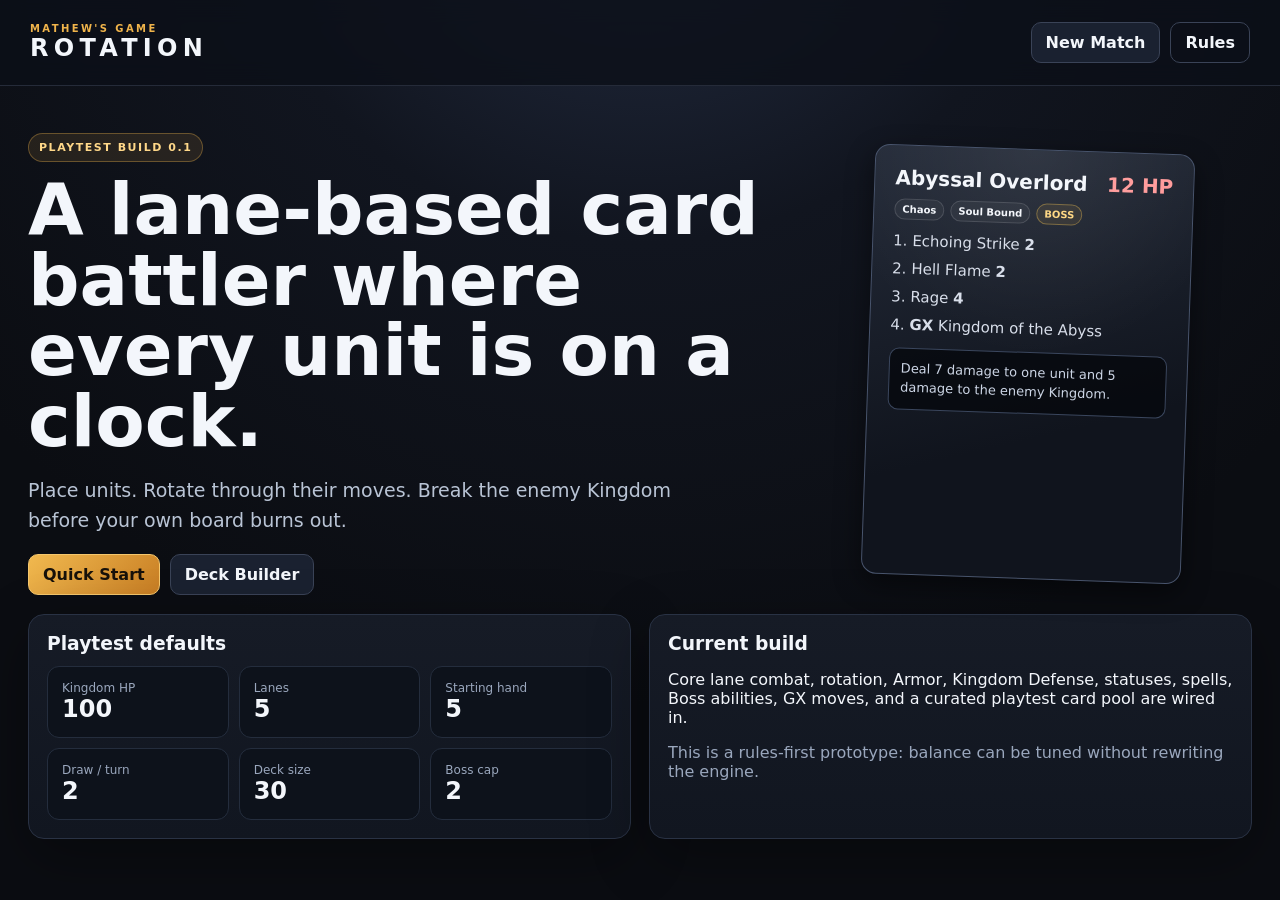
<file: rotation_game_v0.1/rotation_game/index.html>
<!doctype html>
<html lang="en">
<head>
  <meta charset="utf-8" />
  <meta name="viewport" content="width=device-width,initial-scale=1" />
  <title>ROTATION — Playtest Build</title>
  <link rel="stylesheet" href="styles.css" />
</head>
<body>
  <div id="app">
    <header class="topbar">
      <div>
        <div class="eyebrow">MATHEW'S GAME</div>
        <h1>ROTATION</h1>
      </div>
      <div class="top-actions">
        <button id="newGameBtn" class="btn">New Match</button>
        <button id="rulesBtn" class="btn ghost">Rules</button>
      </div>
    </header>

    <main>
      <section id="setupScreen" class="screen active">
        <div class="hero-panel">
          <div class="hero-copy">
            <div class="badge">PLAYTEST BUILD 0.1</div>
            <h2>A lane-based card battler where every unit is on a clock.</h2>
            <p>Place units. Rotate through their moves. Break the enemy Kingdom before your own board burns out.</p>
            <div class="hero-actions">
              <button id="quickStartBtn" class="btn primary">Quick Start</button>
              <button id="deckBuilderBtn" class="btn">Deck Builder</button>
            </div>
          </div>
          <div class="hero-card-demo">
            <div class="card big demo-card">
              <div class="card-top"><span>Abyssal Overlord</span><span class="hp">12 HP</span></div>
              <div class="type-row"><span class="type chaos">Chaos</span><span class="type soul">Soul Bound</span><span class="boss-tag">BOSS</span></div>
              <div class="move-list">
                <div>1. Echoing Strike <b>2</b></div>
                <div>2. Hell Flame <b>2</b></div>
                <div>3. Rage <b>4</b></div>
                <div>4. <b>GX</b> Kingdom of the Abyss</div>
              </div>
              <div class="gx-box">Deal 7 damage to one unit and 5 damage to the enemy Kingdom.</div>
            </div>
          </div>
        </div>

        <div class="setup-grid">
          <div class="panel">
            <h3>Playtest defaults</h3>
            <div class="stat-grid">
              <div><span>Kingdom HP</span><b>100</b></div>
              <div><span>Lanes</span><b>5</b></div>
              <div><span>Starting hand</span><b>5</b></div>
              <div><span>Draw / turn</span><b>2</b></div>
              <div><span>Deck size</span><b>30</b></div>
              <div><span>Boss cap</span><b>2</b></div>
            </div>
          </div>
          <div class="panel">
            <h3>Current build</h3>
            <p>Core lane combat, rotation, Armor, Kingdom Defense, statuses, spells, Boss abilities, GX moves, and a curated playtest card pool are wired in.</p>
            <p class="muted">This is a rules-first prototype: balance can be tuned without rewriting the engine.</p>
          </div>
        </div>
      </section>

      <section id="gameScreen" class="screen">
        <div class="game-toolbar">
          <div class="turn-pill">Turn <span id="turnNumber">1</span> · <span id="activePlayerLabel">Player 1</span> · <span id="phaseLabel">Placing</span></div>
          <div class="toolbar-actions">
            <button id="endPlacementBtn" class="btn primary">End Placement</button>
            <button id="passTurnBtn" class="btn ghost">Pass</button>
          </div>
        </div>

        <section class="kingdom enemy" id="p2Kingdom">
          <div class="kingdom-name">PLAYER 2 KINGDOM</div>
          <div class="kingdom-meter"><div class="kingdom-fill" id="p2KingdomFill"></div></div>
          <div class="kingdom-stats"><span><b id="p2Hp">100</b> HP</span><span><b id="p2KDef">0</b> DEF</span><span><b id="p2Deck">30</b> deck</span><span><b id="p2Discard">0</b> discard</span></div>
        </section>

        <section class="board-wrap">
          <div class="lane-labels"><span>1</span><span>2</span><span>3</span><span>4</span><span>5</span></div>
          <div class="board-row enemy-row" id="p2Board"></div>
          <div class="centerline"><span>ATTACK LINE</span></div>
          <div class="board-row" id="p1Board"></div>
          <div class="lane-labels bottom"><span>1</span><span>2</span><span>3</span><span>4</span><span>5</span></div>
        </section>

        <section class="kingdom" id="p1Kingdom">
          <div class="kingdom-name">PLAYER 1 KINGDOM</div>
          <div class="kingdom-meter"><div class="kingdom-fill" id="p1KingdomFill"></div></div>
          <div class="kingdom-stats"><span><b id="p1Hp">100</b> HP</span><span><b id="p1KDef">0</b> DEF</span><span><b id="p1Deck">30</b> deck</span><span><b id="p1Discard">0</b> discard</span></div>
        </section>

        <section class="hand-panel">
          <div class="hand-head"><h3 id="handTitle">Player 1 Hand</h3><span class="muted">Click a card, then click a lane or valid target.</span></div>
          <div id="hand" class="hand"></div>
        </section>

        <section class="log-panel panel">
          <div class="log-head"><h3>Combat Log</h3><button id="clearLogBtn" class="btn ghost tiny">Clear</button></div>
          <div id="combatLog" class="combat-log"></div>
        </section>
      </section>

      <section id="deckScreen" class="screen">
        <div class="deck-head">
          <div><div class="eyebrow">BUILD</div><h2>Deck Builder</h2><p class="muted">30 cards · 2 copies normal · 1 copy per Boss · max 2 Bosses · max 8 Spells · min 20 Units</p></div>
          <div class="deck-actions"><button id="autoDeckBtn" class="btn">Auto-build</button><button id="saveDeckBtn" class="btn primary">Use Deck</button><button id="backSetupBtn" class="btn ghost">Back</button></div>
        </div>
        <div class="deck-layout">
          <aside class="panel deck-summary">
            <h3>Selected</h3>
            <div id="deckCount">0 / 30</div>
            <div id="deckBreakdown" class="muted"></div>
            <div id="selectedDeck" class="selected-deck"></div>
          </aside>
          <div>
            <div class="filters panel">
              <input id="searchCards" placeholder="Search cards..." />
              <select id="typeFilter"><option value="">All types</option></select>
              <select id="kindFilter"><option value="">All cards</option><option value="Unit">Units</option><option value="Boss">Bosses</option><option value="Spell">Spells</option></select>
            </div>
            <div id="cardLibrary" class="library"></div>
          </div>
        </div>
      </section>
    </main>
  </div>

  <div id="modal" class="modal hidden"><div class="modal-card"><button id="modalClose" class="modal-close">×</button><div id="modalBody"></div></div></div>
  <script src="cards.js"></script>
  <script src="app.js"></script>
</body>
</html>
</file>
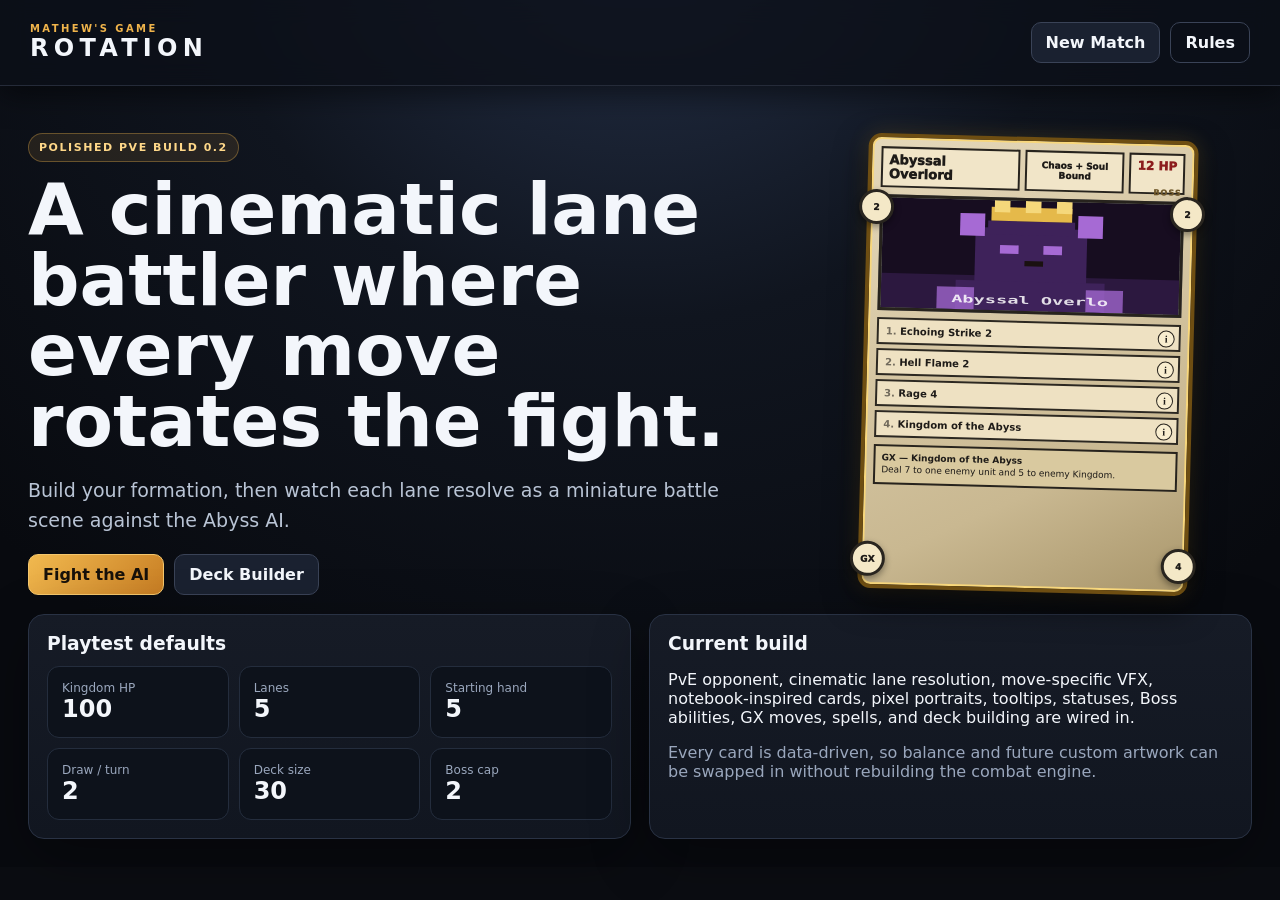
<file: rotation_game_v0.2/rotation_game/index.html>
<!doctype html>
<html lang="en">
<head>
  <meta charset="utf-8" />
  <meta name="viewport" content="width=device-width,initial-scale=1" />
  <title>ROTATION — Playtest Build</title>
  <link rel="stylesheet" href="styles.css" />
</head>
<body>
  <div id="app">
    <header class="topbar">
      <div>
        <div class="eyebrow">MATHEW'S GAME</div>
        <h1>ROTATION</h1>
      </div>
      <div class="top-actions">
        <button id="newGameBtn" class="btn">New Match</button>
        <button id="rulesBtn" class="btn ghost">Rules</button>
      </div>
    </header>

    <main>
      <section id="setupScreen" class="screen active">
        <div class="hero-panel">
          <div class="hero-copy">
            <div class="badge">POLISHED PVE BUILD 0.2</div>
            <h2>A cinematic lane battler where every move rotates the fight.</h2>
            <p>Build your formation, then watch each lane resolve as a miniature battle scene against the Abyss AI.</p>
            <div class="hero-actions">
              <button id="quickStartBtn" class="btn primary">Fight the AI</button>
              <button id="deckBuilderBtn" class="btn">Deck Builder</button>
            </div>
          </div>
          <div class="hero-card-demo">
            <div class="card big demo-card">
              <div class="card-top"><span>Abyssal Overlord</span><span class="hp">12 HP</span></div>
              <div class="type-row"><span class="type chaos">Chaos</span><span class="type soul">Soul Bound</span><span class="boss-tag">BOSS</span></div>
              <div class="move-list">
                <div>1. Echoing Strike <b>2</b></div>
                <div>2. Hell Flame <b>2</b></div>
                <div>3. Rage <b>4</b></div>
                <div>4. <b>GX</b> Kingdom of the Abyss</div>
              </div>
              <div class="gx-box">Deal 7 damage to one unit and 5 damage to the enemy Kingdom.</div>
            </div>
          </div>
        </div>

        <div class="setup-grid">
          <div class="panel">
            <h3>Playtest defaults</h3>
            <div class="stat-grid">
              <div><span>Kingdom HP</span><b>100</b></div>
              <div><span>Lanes</span><b>5</b></div>
              <div><span>Starting hand</span><b>5</b></div>
              <div><span>Draw / turn</span><b>2</b></div>
              <div><span>Deck size</span><b>30</b></div>
              <div><span>Boss cap</span><b>2</b></div>
            </div>
          </div>
          <div class="panel">
            <h3>Current build</h3>
            <p>PvE opponent, cinematic lane resolution, move-specific VFX, notebook-inspired cards, pixel portraits, tooltips, statuses, Boss abilities, GX moves, spells, and deck building are wired in.</p>
            <p class="muted">Every card is data-driven, so balance and future custom artwork can be swapped in without rebuilding the combat engine.</p>
          </div>
        </div>
      </section>

      <section id="gameScreen" class="screen">
        <div class="game-toolbar">
          <div class="turn-pill">Round <span id="turnNumber">1</span> · <span id="activePlayerLabel">YOUR TURN</span> · <span id="phaseLabel">Placing</span></div>
          <div class="toolbar-actions">
            <button id="endPlacementBtn" class="btn primary">Begin Battle</button>
            <button id="speedBtn" class="btn ghost">Cinematic 1×</button>
          </div>
        </div>

        <section class="kingdom enemy" id="p2Kingdom">
          <div class="kingdom-name">ABYSS AI KINGDOM</div>
          <div class="kingdom-meter"><div class="kingdom-fill" id="p2KingdomFill"></div></div>
          <div class="kingdom-stats"><span><b id="p2Hp">100</b> HP</span><span><b id="p2KDef">0</b> DEF</span><span><b id="p2Deck">30</b> deck</span><span><b id="p2Discard">0</b> discard</span></div>
        </section>

        <section class="board-wrap">
          <div class="lane-labels"><span>1</span><span>2</span><span>3</span><span>4</span><span>5</span></div>
          <div class="board-row enemy-row" id="p2Board"></div>
          <div class="centerline"><span>ATTACK LINE</span></div>
          <div class="board-row" id="p1Board"></div>
          <div class="lane-labels bottom"><span>1</span><span>2</span><span>3</span><span>4</span><span>5</span></div>
        </section>

        <section class="kingdom" id="p1Kingdom">
          <div class="kingdom-name">YOUR KINGDOM</div>
          <div class="kingdom-meter"><div class="kingdom-fill" id="p1KingdomFill"></div></div>
          <div class="kingdom-stats"><span><b id="p1Hp">100</b> HP</span><span><b id="p1KDef">0</b> DEF</span><span><b id="p1Deck">30</b> deck</span><span><b id="p1Discard">0</b> discard</span></div>
        </section>

        <section class="hand-panel">
          <div class="hand-head"><div><div class="eyebrow">YOUR HAND</div><h3 id="handTitle">Choose your formation</h3></div><span class="muted">Hover the ⓘ on any move to read its rule.</span></div>
          <div id="hand" class="hand"></div>
        </section>

        <section class="log-panel panel">
          <div class="log-head"><h3>Combat Log</h3><button id="clearLogBtn" class="btn ghost tiny">Clear</button></div>
          <div id="combatLog" class="combat-log"></div>
        </section>
      </section>

      <section id="deckScreen" class="screen">
        <div class="deck-head">
          <div><div class="eyebrow">BUILD</div><h2>Deck Builder</h2><p class="muted">30 cards · 2 copies normal · 1 copy per Boss · max 2 Bosses · max 8 Spells · min 20 Units</p></div>
          <div class="deck-actions"><button id="autoDeckBtn" class="btn">Auto-build</button><button id="saveDeckBtn" class="btn primary">Use Deck</button><button id="backSetupBtn" class="btn ghost">Back</button></div>
        </div>
        <div class="deck-layout">
          <aside class="panel deck-summary">
            <h3>Selected</h3>
            <div id="deckCount">0 / 30</div>
            <div id="deckBreakdown" class="muted"></div>
            <div id="selectedDeck" class="selected-deck"></div>
          </aside>
          <div>
            <div class="filters panel">
              <input id="searchCards" placeholder="Search cards..." />
              <select id="typeFilter"><option value="">All types</option></select>
              <select id="kindFilter"><option value="">All cards</option><option value="Unit">Units</option><option value="Boss">Bosses</option><option value="Spell">Spells</option></select>
            </div>
            <div id="cardLibrary" class="library"></div>
          </div>
        </div>
      </section>
    </main>
  </div>


  <div id="battleOverlay" class="battle-overlay" aria-hidden="true">
    <div id="laneCue" class="lane-cue"></div>
    <div id="cutsceneCard" class="cutscene-card"></div>
    <div id="vfxTarget" class="vfx-target"></div>
  </div>
  <div id="modal" class="modal hidden"><div class="modal-card"><button id="modalClose" class="modal-close">×</button><div id="modalBody"></div></div></div>
  <script src="cards.js"></script>
  <script src="app.js"></script>
</body>
</html>
</file>
<file: rotation_game_v0.1/rotation_game/styles.css>
:root{
  --bg:#0b0d12;--panel:#141923;--panel2:#1a2030;--line:#2c3549;--text:#f3f6fb;--muted:#9aa7bd;--accent:#f0b44b;--accent2:#8dd6ff;--danger:#ff6f6f;--good:#8de7a1;
}
*{box-sizing:border-box}html,body{margin:0;background:radial-gradient(circle at 50% -20%,#263047 0,#11151f 34%,var(--bg) 72%);color:var(--text);font-family:Inter,ui-sans-serif,system-ui,-apple-system,Segoe UI,Roboto,Arial,sans-serif;min-height:100%}button,input,select{font:inherit}button{cursor:pointer}.topbar{display:flex;justify-content:space-between;align-items:center;padding:22px 30px;border-bottom:1px solid #252b39;background:#0c1018cc;backdrop-filter:blur(12px);position:sticky;top:0;z-index:30}.topbar h1{margin:0;letter-spacing:.22em;font-size:24px}.eyebrow{font-size:10px;letter-spacing:.24em;color:var(--accent);font-weight:800}.top-actions,.hero-actions,.toolbar-actions,.deck-actions{display:flex;gap:10px}.btn{border:1px solid #3a4357;background:#1a2130;color:var(--text);padding:10px 14px;border-radius:10px;font-weight:750}.btn:hover{transform:translateY(-1px);border-color:#596580}.btn.primary{background:linear-gradient(135deg,#f1b94f,#c77d23);color:#17110a;border-color:#f5c76d}.btn.ghost{background:transparent}.btn.tiny{padding:6px 9px;font-size:12px}.screen{display:none;max-width:1400px;margin:auto;padding:28px}.screen.active{display:block}.hero-panel{display:grid;grid-template-columns:1.25fr .75fr;gap:28px;align-items:center;min-height:500px}.hero-copy h2{font-size:clamp(38px,6vw,72px);line-height:.98;margin:12px 0 20px;max-width:900px}.hero-copy p{font-size:19px;line-height:1.55;color:#b9c4d5;max-width:700px}.badge{display:inline-flex;padding:7px 10px;border-radius:999px;background:#f0b44b1b;border:1px solid #f0b44b55;color:#ffd889;font-weight:800;font-size:11px;letter-spacing:.14em}.hero-card-demo{display:flex;justify-content:center}.setup-grid{display:grid;grid-template-columns:1fr 1fr;gap:18px}.panel{background:linear-gradient(180deg,#161b26,#111620);border:1px solid #293244;border-radius:16px;padding:18px;box-shadow:0 18px 60px #0005}.panel h3{margin:0 0 12px}.stat-grid{display:grid;grid-template-columns:repeat(3,1fr);gap:10px}.stat-grid div{padding:14px;background:#0d121b;border:1px solid #242d3d;border-radius:12px}.stat-grid span{display:block;color:var(--muted);font-size:12px}.stat-grid b{font-size:24px}.muted{color:var(--muted)}
.card{position:relative;background:linear-gradient(165deg,#242b39,#10141d 65%);border:1px solid #48546c;border-radius:15px;padding:13px;box-shadow:0 10px 28px #0007;overflow:hidden}.card::before{content:"";position:absolute;inset:0;background:radial-gradient(circle at 50% 0%,#ffffff12,transparent 45%);pointer-events:none}.card.big{width:320px;min-height:430px;padding:20px}.card-top{display:flex;justify-content:space-between;gap:12px;font-weight:900;font-size:15px}.big .card-top{font-size:20px}.hp{color:#ff9a9a;white-space:nowrap}.type-row{display:flex;gap:6px;flex-wrap:wrap;margin:9px 0 12px}.type,.boss-tag{font-size:10px;padding:4px 7px;border-radius:999px;border:1px solid #ffffff22;background:#ffffff0b;font-weight:800}.boss-tag{color:#ffd67f;border-color:#e6b74966;background:#e6b74918}.move-list{display:grid;gap:6px;font-size:13px;color:#d8deea}.big .move-list{font-size:15px;gap:10px}.gx-box{margin-top:14px;padding:11px;border-radius:10px;background:#05080dcc;border:1px solid #3a465d;color:#ccd5e5;font-size:12px;line-height:1.45}.big .gx-box{font-size:13px}.demo-card{transform:rotate(2deg)}
.game-toolbar{display:flex;justify-content:space-between;align-items:center;margin-bottom:14px}.turn-pill{padding:10px 14px;background:#111722;border:1px solid #2d374a;border-radius:999px;font-weight:800}.kingdom{border:1px solid #2f394c;background:linear-gradient(90deg,#111722,#171e2a);border-radius:14px;padding:12px 16px;margin:10px 0}.kingdom.enemy{background:linear-gradient(90deg,#221417,#2b171c)}.kingdom-name{font-size:11px;letter-spacing:.18em;font-weight:900;color:#bec9da}.kingdom-meter{height:9px;background:#090c12;border-radius:999px;overflow:hidden;margin:8px 0}.kingdom-fill{height:100%;width:100%;background:linear-gradient(90deg,#85dda0,#d9f08c);transition:width .25s}.enemy .kingdom-fill{background:linear-gradient(90deg,#ff8d8d,#ffbd77)}.kingdom-stats{display:flex;gap:20px;font-size:12px;color:#aeb9ca}.board-wrap{padding:8px 0}.board-row{display:grid;grid-template-columns:repeat(5,1fr);gap:10px}.lane{min-height:205px;border:1px dashed #344057;border-radius:14px;background:linear-gradient(180deg,#111722aa,#0b0f16aa);display:flex;align-items:stretch;justify-content:stretch;padding:7px;position:relative}.lane:hover{border-color:#60708f}.lane.selected-target{outline:2px solid var(--accent)}.enemy-row .lane{background:linear-gradient(180deg,#1f1318aa,#0e0d12aa)}.lane-labels{display:grid;grid-template-columns:repeat(5,1fr);text-align:center;color:#65728a;font-weight:900;font-size:11px;padding:4px 0}.centerline{display:flex;align-items:center;gap:10px;color:#505c70;font-size:9px;letter-spacing:.35em;font-weight:900;margin:8px 0}.centerline::before,.centerline::after{content:"";height:1px;background:#2d3546;flex:1}.unit-card{width:100%;display:flex;flex-direction:column;gap:7px;padding:10px;border-radius:11px;background:linear-gradient(160deg,#222a39,#121721);border:1px solid #46526b;position:relative;min-width:0}.enemy-row .unit-card{background:linear-gradient(160deg,#332027,#171219)}.unit-head{display:flex;justify-content:space-between;gap:6px;font-size:12px;font-weight:900}.unit-sub{display:flex;justify-content:space-between;font-size:10px;color:#aeb8c9}.armor{color:#92d8ff}.rot-track{display:grid;grid-template-columns:repeat(4,1fr);gap:4px;margin-top:auto}.rot-dot{height:6px;border-radius:999px;background:#313a4b}.rot-dot.done{background:#5b667b}.rot-dot.next{background:var(--accent);box-shadow:0 0 12px #f0b44b88}.statuses{display:flex;flex-wrap:wrap;gap:4px}.status-chip{font-size:9px;padding:2px 5px;border-radius:999px;background:#0b1018;border:1px solid #33405a;color:#c6d2e4}.unit-next{font-size:10px;color:#f3cf89;white-space:nowrap;overflow:hidden;text-overflow:ellipsis}.board-card-actions{display:flex;gap:5px}.board-card-actions button{font-size:9px;padding:4px 6px;border-radius:7px;background:#0c1119;color:#dce5f4;border:1px solid #364158}.hand-panel{margin-top:16px}.hand-head,.log-head{display:flex;justify-content:space-between;align-items:center}.hand{display:flex;gap:10px;overflow-x:auto;padding:12px 2px 18px}.hand .card{min-width:210px;width:210px;min-height:250px;transition:.16s}.hand .card:hover{transform:translateY(-5px)}.hand .card.selected{outline:2px solid var(--accent);transform:translateY(-7px)}.card-kind{font-size:9px;letter-spacing:.15em;color:#8491a6;font-weight:900}.play-hint{margin-top:auto;color:#8290a8;font-size:10px}.log-panel{margin-top:10px}.combat-log{max-height:210px;overflow:auto;font-family:ui-monospace,SFMono-Regular,Menlo,monospace;font-size:12px;color:#bac5d7;display:flex;flex-direction:column-reverse}.combat-log div{padding:6px 0;border-bottom:1px solid #202839}.combat-log .hit{color:#ffc0a1}.combat-log .good{color:#aef2ba}.combat-log .system{color:#92cfff}
.deck-head{display:flex;justify-content:space-between;align-items:flex-start;gap:20px;margin-bottom:20px}.deck-head h2{font-size:44px;margin:2px 0}.deck-layout{display:grid;grid-template-columns:300px 1fr;gap:18px}.deck-summary{position:sticky;top:104px;height:calc(100vh - 130px);overflow:auto}.selected-deck{display:grid;gap:6px;margin-top:12px}.selected-row{display:flex;justify-content:space-between;gap:8px;padding:7px 9px;background:#0e131c;border:1px solid #242e40;border-radius:8px;font-size:12px}.filters{display:flex;gap:10px;margin-bottom:14px}.filters input,.filters select{background:#0d121b;color:#eaf0f9;border:1px solid #334057;border-radius:9px;padding:10px}.filters input{flex:1}.library{display:grid;grid-template-columns:repeat(auto-fill,minmax(230px,1fr));gap:12px}.library .card{min-height:300px}.library .card button{margin-top:auto}.library .move-list{min-height:85px}.count-badge{position:absolute;top:8px;right:8px;background:var(--accent);color:#1a140b;font-weight:900;border-radius:999px;width:26px;height:26px;display:grid;place-items:center;font-size:12px}.modal{position:fixed;inset:0;background:#000a;display:grid;place-items:center;padding:20px;z-index:100}.modal.hidden{display:none}.modal-card{max-width:760px;width:100%;max-height:86vh;overflow:auto;background:#121823;border:1px solid #364258;border-radius:18px;padding:24px;position:relative;box-shadow:0 24px 90px #000}.modal-close{position:absolute;right:14px;top:10px;border:0;background:none;color:#fff;font-size:28px}.rules-grid{display:grid;grid-template-columns:1fr 1fr;gap:14px}.rules-grid section{background:#0d121b;border:1px solid #263044;border-radius:12px;padding:13px}.rules-grid h4{margin:0 0 8px}.rules-grid p,.rules-grid li{color:#b8c4d6;font-size:13px;line-height:1.5}.winner{font-size:54px;margin:10px 0;color:#ffd27d}
@media(max-width:900px){.hero-panel,.setup-grid,.deck-layout{grid-template-columns:1fr}.hero-card-demo{order:-1}.hero-panel{min-height:auto}.deck-summary{position:static;height:auto}.board-row{gap:4px}.lane{min-height:170px;padding:4px}.unit-card{padding:7px}.unit-head{font-size:10px}.kingdom-stats{gap:10px;flex-wrap:wrap}.rules-grid{grid-template-columns:1fr}}
</file>
<file: rotation_game_v0.2/rotation_game/styles.css>
:root{
  --bg:#0b0d12;--panel:#141923;--panel2:#1a2030;--line:#2c3549;--text:#f3f6fb;--muted:#9aa7bd;--accent:#f0b44b;--accent2:#8dd6ff;--danger:#ff6f6f;--good:#8de7a1;
}
*{box-sizing:border-box}html,body{margin:0;background:radial-gradient(circle at 50% -20%,#263047 0,#11151f 34%,var(--bg) 72%);color:var(--text);font-family:Inter,ui-sans-serif,system-ui,-apple-system,Segoe UI,Roboto,Arial,sans-serif;min-height:100%}button,input,select{font:inherit}button{cursor:pointer}.topbar{display:flex;justify-content:space-between;align-items:center;padding:22px 30px;border-bottom:1px solid #252b39;background:#0c1018cc;backdrop-filter:blur(12px);position:sticky;top:0;z-index:30}.topbar h1{margin:0;letter-spacing:.22em;font-size:24px}.eyebrow{font-size:10px;letter-spacing:.24em;color:var(--accent);font-weight:800}.top-actions,.hero-actions,.toolbar-actions,.deck-actions{display:flex;gap:10px}.btn{border:1px solid #3a4357;background:#1a2130;color:var(--text);padding:10px 14px;border-radius:10px;font-weight:750}.btn:hover{transform:translateY(-1px);border-color:#596580}.btn.primary{background:linear-gradient(135deg,#f1b94f,#c77d23);color:#17110a;border-color:#f5c76d}.btn.ghost{background:transparent}.btn.tiny{padding:6px 9px;font-size:12px}.screen{display:none;max-width:1400px;margin:auto;padding:28px}.screen.active{display:block}.hero-panel{display:grid;grid-template-columns:1.25fr .75fr;gap:28px;align-items:center;min-height:500px}.hero-copy h2{font-size:clamp(38px,6vw,72px);line-height:.98;margin:12px 0 20px;max-width:900px}.hero-copy p{font-size:19px;line-height:1.55;color:#b9c4d5;max-width:700px}.badge{display:inline-flex;padding:7px 10px;border-radius:999px;background:#f0b44b1b;border:1px solid #f0b44b55;color:#ffd889;font-weight:800;font-size:11px;letter-spacing:.14em}.hero-card-demo{display:flex;justify-content:center}.setup-grid{display:grid;grid-template-columns:1fr 1fr;gap:18px}.panel{background:linear-gradient(180deg,#161b26,#111620);border:1px solid #293244;border-radius:16px;padding:18px;box-shadow:0 18px 60px #0005}.panel h3{margin:0 0 12px}.stat-grid{display:grid;grid-template-columns:repeat(3,1fr);gap:10px}.stat-grid div{padding:14px;background:#0d121b;border:1px solid #242d3d;border-radius:12px}.stat-grid span{display:block;color:var(--muted);font-size:12px}.stat-grid b{font-size:24px}.muted{color:var(--muted)}
.card{position:relative;background:linear-gradient(165deg,#242b39,#10141d 65%);border:1px solid #48546c;border-radius:15px;padding:13px;box-shadow:0 10px 28px #0007;overflow:hidden}.card::before{content:"";position:absolute;inset:0;background:radial-gradient(circle at 50% 0%,#ffffff12,transparent 45%);pointer-events:none}.card.big{width:320px;min-height:430px;padding:20px}.card-top{display:flex;justify-content:space-between;gap:12px;font-weight:900;font-size:15px}.big .card-top{font-size:20px}.hp{color:#ff9a9a;white-space:nowrap}.type-row{display:flex;gap:6px;flex-wrap:wrap;margin:9px 0 12px}.type,.boss-tag{font-size:10px;padding:4px 7px;border-radius:999px;border:1px solid #ffffff22;background:#ffffff0b;font-weight:800}.boss-tag{color:#ffd67f;border-color:#e6b74966;background:#e6b74918}.move-list{display:grid;gap:6px;font-size:13px;color:#d8deea}.big .move-list{font-size:15px;gap:10px}.gx-box{margin-top:14px;padding:11px;border-radius:10px;background:#05080dcc;border:1px solid #3a465d;color:#ccd5e5;font-size:12px;line-height:1.45}.big .gx-box{font-size:13px}.demo-card{transform:rotate(2deg)}
.game-toolbar{display:flex;justify-content:space-between;align-items:center;margin-bottom:14px}.turn-pill{padding:10px 14px;background:#111722;border:1px solid #2d374a;border-radius:999px;font-weight:800}.kingdom{border:1px solid #2f394c;background:linear-gradient(90deg,#111722,#171e2a);border-radius:14px;padding:12px 16px;margin:10px 0}.kingdom.enemy{background:linear-gradient(90deg,#221417,#2b171c)}.kingdom-name{font-size:11px;letter-spacing:.18em;font-weight:900;color:#bec9da}.kingdom-meter{height:9px;background:#090c12;border-radius:999px;overflow:hidden;margin:8px 0}.kingdom-fill{height:100%;width:100%;background:linear-gradient(90deg,#85dda0,#d9f08c);transition:width .25s}.enemy .kingdom-fill{background:linear-gradient(90deg,#ff8d8d,#ffbd77)}.kingdom-stats{display:flex;gap:20px;font-size:12px;color:#aeb9ca}.board-wrap{padding:8px 0}.board-row{display:grid;grid-template-columns:repeat(5,1fr);gap:10px}.lane{min-height:205px;border:1px dashed #344057;border-radius:14px;background:linear-gradient(180deg,#111722aa,#0b0f16aa);display:flex;align-items:stretch;justify-content:stretch;padding:7px;position:relative}.lane:hover{border-color:#60708f}.lane.selected-target{outline:2px solid var(--accent)}.enemy-row .lane{background:linear-gradient(180deg,#1f1318aa,#0e0d12aa)}.lane-labels{display:grid;grid-template-columns:repeat(5,1fr);text-align:center;color:#65728a;font-weight:900;font-size:11px;padding:4px 0}.centerline{display:flex;align-items:center;gap:10px;color:#505c70;font-size:9px;letter-spacing:.35em;font-weight:900;margin:8px 0}.centerline::before,.centerline::after{content:"";height:1px;background:#2d3546;flex:1}.unit-card{width:100%;display:flex;flex-direction:column;gap:7px;padding:10px;border-radius:11px;background:linear-gradient(160deg,#222a39,#121721);border:1px solid #46526b;position:relative;min-width:0}.enemy-row .unit-card{background:linear-gradient(160deg,#332027,#171219)}.unit-head{display:flex;justify-content:space-between;gap:6px;font-size:12px;font-weight:900}.unit-sub{display:flex;justify-content:space-between;font-size:10px;color:#aeb8c9}.armor{color:#92d8ff}.rot-track{display:grid;grid-template-columns:repeat(4,1fr);gap:4px;margin-top:auto}.rot-dot{height:6px;border-radius:999px;background:#313a4b}.rot-dot.done{background:#5b667b}.rot-dot.next{background:var(--accent);box-shadow:0 0 12px #f0b44b88}.statuses{display:flex;flex-wrap:wrap;gap:4px}.status-chip{font-size:9px;padding:2px 5px;border-radius:999px;background:#0b1018;border:1px solid #33405a;color:#c6d2e4}.unit-next{font-size:10px;color:#f3cf89;white-space:nowrap;overflow:hidden;text-overflow:ellipsis}.board-card-actions{display:flex;gap:5px}.board-card-actions button{font-size:9px;padding:4px 6px;border-radius:7px;background:#0c1119;color:#dce5f4;border:1px solid #364158}.hand-panel{margin-top:16px}.hand-head,.log-head{display:flex;justify-content:space-between;align-items:center}.hand{display:flex;gap:10px;overflow-x:auto;padding:12px 2px 18px}.hand .card{min-width:210px;width:210px;min-height:250px;transition:.16s}.hand .card:hover{transform:translateY(-5px)}.hand .card.selected{outline:2px solid var(--accent);transform:translateY(-7px)}.card-kind{font-size:9px;letter-spacing:.15em;color:#8491a6;font-weight:900}.play-hint{margin-top:auto;color:#8290a8;font-size:10px}.log-panel{margin-top:10px}.combat-log{max-height:210px;overflow:auto;font-family:ui-monospace,SFMono-Regular,Menlo,monospace;font-size:12px;color:#bac5d7;display:flex;flex-direction:column-reverse}.combat-log div{padding:6px 0;border-bottom:1px solid #202839}.combat-log .hit{color:#ffc0a1}.combat-log .good{color:#aef2ba}.combat-log .system{color:#92cfff}
.deck-head{display:flex;justify-content:space-between;align-items:flex-start;gap:20px;margin-bottom:20px}.deck-head h2{font-size:44px;margin:2px 0}.deck-layout{display:grid;grid-template-columns:300px 1fr;gap:18px}.deck-summary{position:sticky;top:104px;height:calc(100vh - 130px);overflow:auto}.selected-deck{display:grid;gap:6px;margin-top:12px}.selected-row{display:flex;justify-content:space-between;gap:8px;padding:7px 9px;background:#0e131c;border:1px solid #242e40;border-radius:8px;font-size:12px}.filters{display:flex;gap:10px;margin-bottom:14px}.filters input,.filters select{background:#0d121b;color:#eaf0f9;border:1px solid #334057;border-radius:9px;padding:10px}.filters input{flex:1}.library{display:grid;grid-template-columns:repeat(auto-fill,minmax(230px,1fr));gap:12px}.library .card{min-height:300px}.library .card button{margin-top:auto}.library .move-list{min-height:85px}.count-badge{position:absolute;top:8px;right:8px;background:var(--accent);color:#1a140b;font-weight:900;border-radius:999px;width:26px;height:26px;display:grid;place-items:center;font-size:12px}.modal{position:fixed;inset:0;background:#000a;display:grid;place-items:center;padding:20px;z-index:100}.modal.hidden{display:none}.modal-card{max-width:760px;width:100%;max-height:86vh;overflow:auto;background:#121823;border:1px solid #364258;border-radius:18px;padding:24px;position:relative;box-shadow:0 24px 90px #000}.modal-close{position:absolute;right:14px;top:10px;border:0;background:none;color:#fff;font-size:28px}.rules-grid{display:grid;grid-template-columns:1fr 1fr;gap:14px}.rules-grid section{background:#0d121b;border:1px solid #263044;border-radius:12px;padding:13px}.rules-grid h4{margin:0 0 8px}.rules-grid p,.rules-grid li{color:#b8c4d6;font-size:13px;line-height:1.5}.winner{font-size:54px;margin:10px 0;color:#ffd27d}
@media(max-width:900px){.hero-panel,.setup-grid,.deck-layout{grid-template-columns:1fr}.hero-card-demo{order:-1}.hero-panel{min-height:auto}.deck-summary{position:static;height:auto}.board-row{gap:4px}.lane{min-height:170px;padding:4px}.unit-card{padding:7px}.unit-head{font-size:10px}.kingdom-stats{gap:10px;flex-wrap:wrap}.rules-grid{grid-template-columns:1fr}}

/* --- Polished PvE / notebook card pass --- */
:root{--paper:#d8c8a8;--ink:#1e1b18;--gold:#d6aa4b;--ice:#a9e8ff;--violet:#b08cff}
body{background:radial-gradient(circle at 50% -15%,#28354f 0,#10151f 38%,#080a0f 78%);overflow-x:hidden}
.topbar{box-shadow:0 8px 30px #0008}.game-toolbar{position:sticky;top:82px;z-index:25;padding:8px 0;background:linear-gradient(#0b0d12e8,#0b0d1200)}
.board-wrap{position:relative;padding:16px;border-radius:22px;background:linear-gradient(180deg,#1b1418cc,#111923cc);border:1px solid #38445a;box-shadow:inset 0 0 70px #0008,0 25px 80px #0007}
.centerline{margin:14px 0}.lane{min-height:285px;transition:.25s;border-style:solid;border-color:#354158;background:linear-gradient(180deg,#121925cc,#090d14cc)}.enemy-row .lane{background:linear-gradient(180deg,#26151acc,#110d12cc)}.lane.active-lane{outline:2px solid #f4c66c;box-shadow:0 0 28px #e7ae3f55,inset 0 0 25px #e7ae3f22;transform:translateY(-2px)}

.rotation-card{--typeGlow:#90b7ff;position:relative;width:100%;min-height:310px;background:linear-gradient(155deg,#e5d8ba,#c9b891 72%,#a9966b);color:var(--ink);border:4px solid #27231d;border-radius:13px;padding:9px;box-shadow:0 12px 28px #0008,inset 0 0 0 2px #f3e7c9;overflow:visible;display:flex;flex-direction:column;gap:7px}.rotation-card.boss-card{border-color:#6e4e12;box-shadow:0 12px 32px #0009,inset 0 0 0 2px #f8d77b,0 0 20px #e3ae3b33}.rotation-card.spell-card{background:linear-gradient(155deg,#d7d2e9,#aaa3ca)}
.rotation-card .paper-head{display:grid;grid-template-columns:1.4fr 1fr auto;gap:5px}.paper-box{border:2px solid #27231d;background:#f1e5c8;padding:5px 6px;min-height:29px;font-weight:950;line-height:1.05}.paper-name{font-size:13px}.paper-types{font-size:9px;text-align:center;display:flex;align-items:center;justify-content:center}.paper-hp{font-size:12px;min-width:48px;text-align:center;color:#8c1d1d}.paper-kind{position:absolute;right:12px;top:44px;font-size:8px;letter-spacing:.13em;font-weight:1000;color:#6d5629}
.card-art{height:116px;border:3px solid #27231d;background:#777;overflow:hidden;position:relative;image-rendering:pixelated;box-shadow:inset 0 0 20px #0007}.card-art svg{width:100%;height:100%;display:block;image-rendering:pixelated}.rotation-card .move-stack{display:grid;gap:4px}.move-row{position:relative;display:flex;align-items:center;justify-content:space-between;gap:5px;border:2px solid #2c2821;background:#eee1c2;padding:5px 25px 5px 7px;font-size:10px;font-weight:850;min-height:27px}.move-row.current{background:#ffe4a1;box-shadow:inset 0 0 0 2px #c28720}.move-index{opacity:.6}.move-value{font-weight:1000}.move-info{position:absolute;right:4px;top:4px;width:17px;height:17px;border:1.5px solid #27231d;border-radius:50%;display:grid;place-items:center;font-size:10px;font-family:serif;background:#f8edcf;cursor:help;z-index:8}.move-tip{pointer-events:none;position:absolute;width:245px;right:-3px;bottom:25px;background:#090c12;color:#eef4ff;border:1px solid #5b6a83;border-radius:9px;padding:10px;font:500 11px/1.45 Inter,system-ui,sans-serif;box-shadow:0 12px 35px #000b;opacity:0;transform:translateY(5px);transition:.12s;visibility:hidden;z-index:80}.move-info:hover .move-tip,.move-info:focus .move-tip{opacity:1;transform:none;visibility:visible}.move-tip b{color:#ffd37c}
.gx-paper{border:2px solid #27231d;background:#d9c99f;padding:6px;font-size:9px;line-height:1.3}.paper-corners{position:absolute;inset:0;pointer-events:none}.corner-icon{position:absolute;width:35px;height:35px;border:3px solid #29251f;border-radius:50%;background:#f4e8c7;display:grid;place-items:center;font-weight:1000;font-size:9px;box-shadow:0 3px 7px #0006}.corner-icon.tl{left:-12px;top:52px}.corner-icon.tr{right:-12px;top:52px}.corner-icon.br{right:-12px;bottom:8px}.corner-icon.bl{left:-12px;bottom:8px}.corner-icon.next{background:#ffd56f;animation:cornerPulse 1.2s infinite}@keyframes cornerPulse{50%{box-shadow:0 0 18px #ffbd36;transform:scale(1.07)}}
.hand{gap:16px;padding:18px 10px 28px}.hand .rotation-card{min-width:235px;width:235px;min-height:350px;transition:.2s}.hand .rotation-card:hover{transform:translateY(-10px) rotate(-.5deg);z-index:10}.hand .rotation-card.selected{outline:4px solid #f1b94f;transform:translateY(-13px)}.library .rotation-card{min-height:350px}.library{grid-template-columns:repeat(auto-fill,minmax(245px,1fr));gap:18px}
.unit-card{padding:7px;border:0;background:transparent!important}.unit-card .mini-portrait{height:92px;border:2px solid #4b586f;border-radius:8px;overflow:hidden;background:#111}.mini-portrait svg{width:100%;height:100%;display:block;image-rendering:pixelated}.unit-card .unit-head{font-size:11px}.unit-next{background:#0a0e15;border:1px solid #313b50;border-radius:7px;padding:5px 6px;overflow:visible;white-space:normal}.unit-next .move-info{position:relative;display:inline-grid;right:auto;top:auto;margin-left:5px;vertical-align:middle;background:#161d29;color:#f1f5ff;border-color:#6b7890}.unit-next .move-tip{right:-8px;bottom:24px}

.battle-overlay{position:fixed;inset:0;pointer-events:none;z-index:90;display:none}.battle-overlay.show{display:block}.battle-overlay::before{content:"";position:absolute;inset:0;background:radial-gradient(circle at center,transparent 20%,#000b 80%);animation:overlayIn .22s both}@keyframes overlayIn{from{opacity:0}to{opacity:1}}.lane-cue{position:absolute;left:50%;top:12%;transform:translateX(-50%);font-size:clamp(32px,6vw,76px);font-weight:1000;letter-spacing:.18em;color:#ffe5a7;text-shadow:0 5px 30px #000,0 0 25px #f2b33a;opacity:0}.lane-cue.pop{animation:laneCue .55s both}@keyframes laneCue{0%{opacity:0;transform:translate(-50%,-20px) scale(.85)}35%{opacity:1;transform:translate(-50%,0) scale(1)}100%{opacity:0;transform:translate(-50%,8px) scale(1.04)}}
.cutscene-card{position:absolute;left:50%;bottom:8%;transform:translateX(-50%);min-width:340px;max-width:70vw;text-align:center;padding:14px 26px;border-radius:16px;background:#0b0f17e8;border:1px solid #5f6c82;box-shadow:0 16px 50px #000b;opacity:0}.cutscene-card.show{animation:cutCard .7s both}@keyframes cutCard{0%{opacity:0;transform:translate(-50%,20px) scale(.94)}20%,75%{opacity:1;transform:translate(-50%,0) scale(1)}100%{opacity:0;transform:translate(-50%,-8px) scale(1.02)}}.cutscene-card .actor{font-size:13px;color:#b8c5d8;letter-spacing:.12em;text-transform:uppercase}.cutscene-card .move{font-size:30px;font-weight:1000;color:#ffe1a0;margin-top:3px}
.vfx-target{position:absolute;width:150px;height:150px;left:50%;top:43%;transform:translate(-50%,-50%);opacity:0}.vfx-target.scope{opacity:1;border:3px solid #ff4d4d;border-radius:50%;box-shadow:0 0 0 9999px #0003,0 0 35px #f33}.vfx-target.scope::before,.vfx-target.scope::after{content:"";position:absolute;background:#ff4d4d}.vfx-target.scope::before{width:220px;height:2px;left:-38px;top:72px}.vfx-target.scope::after{height:220px;width:2px;left:72px;top:-38px}.vfx-target.fire{opacity:1;background:radial-gradient(ellipse at bottom,#fff7 0 8%,#ffdf46 12%,#ff6b1a 35%,#c51414aa 55%,transparent 70%);filter:blur(1px);animation:flame .65s both}@keyframes flame{0%{transform:translate(-50%,0) scale(.3);opacity:0}30%{opacity:1}100%{transform:translate(-50%,-55%) scale(1.7);opacity:0}}.vfx-target.shield{opacity:1;border:5px solid #83d9ff;border-radius:45% 45% 52% 52%;box-shadow:0 0 35px #62ccff,inset 0 0 25px #62ccff55;animation:shield .65s both}@keyframes shield{0%{transform:translate(-50%,-50%) scale(.4);opacity:0}40%{opacity:1}100%{transform:translate(-50%,-50%) scale(1.3);opacity:0}}.vfx-target.poison{opacity:1;border-radius:50%;background:radial-gradient(circle,#93ff61aa,#38a92b77 45%,transparent 70%);box-shadow:-45px 30px 25px #64dd4c66,55px -20px 35px #64dd4c88;animation:cloud .75s both}@keyframes cloud{0%{transform:translate(-50%,-50%) scale(.3);opacity:0}40%{opacity:1}100%{transform:translate(-50%,-55%) scale(1.8);opacity:0}}.vfx-target.frost{opacity:1;background:repeating-conic-gradient(#b9f3ff 0 8deg,transparent 8deg 20deg);border-radius:50%;filter:drop-shadow(0 0 12px #a8efff);animation:spinBurst .7s both}@keyframes spinBurst{0%{transform:translate(-50%,-50%) scale(.2) rotate(0);opacity:0}30%{opacity:1}100%{transform:translate(-50%,-50%) scale(1.8) rotate(160deg);opacity:0}}.vfx-target.lightning{opacity:1;background:linear-gradient(110deg,transparent 40%,#fff 42% 46%,#8be4ff 47% 51%,transparent 53%);filter:drop-shadow(0 0 12px #55dfff);animation:zap .55s both}@keyframes zap{0%,20%,40%{opacity:0}10%,30%,50%{opacity:1}100%{opacity:0;transform:translate(-50%,-50%) scale(1.6)}}.vfx-target.void{opacity:1;border-radius:50%;background:radial-gradient(circle,#000 0 25%,#59288f 28%,#1e103b 48%,transparent 70%);box-shadow:0 0 45px #9348ff88;animation:voidFx .8s both}@keyframes voidFx{from{transform:translate(-50%,-50%) scale(.2) rotate(0);opacity:0}40%{opacity:1}to{transform:translate(-50%,-50%) scale(1.5) rotate(180deg);opacity:0}}
.ai-thinking{display:inline-flex;gap:5px;align-items:center;color:#ffb7b7}.ai-thinking i{width:5px;height:5px;border-radius:50%;background:currentColor;animation:think 1s infinite}.ai-thinking i:nth-child(2){animation-delay:.15s}.ai-thinking i:nth-child(3){animation-delay:.3s}@keyframes think{50%{transform:translateY(-5px)}}
@media(max-width:900px){.lane{min-height:215px}.hand .rotation-card{min-width:210px}.card-art{height:95px}.cutscene-card{min-width:260px}.rotation-card{min-height:295px}}
.library-entry{position:relative;display:flex;flex-direction:column;gap:8px}.library-entry .add-card-btn{width:100%}.hero-card-demo .rotation-card{width:330px;min-height:455px;transform:rotate(1.5deg)}
.vfx-target::after{content:attr(data-label);position:absolute;left:50%;top:50%;transform:translate(-50%,-50%);font-weight:1000;font-size:12px;letter-spacing:.08em;color:#fff;text-shadow:0 2px 8px #000;white-space:nowrap}
</file>
